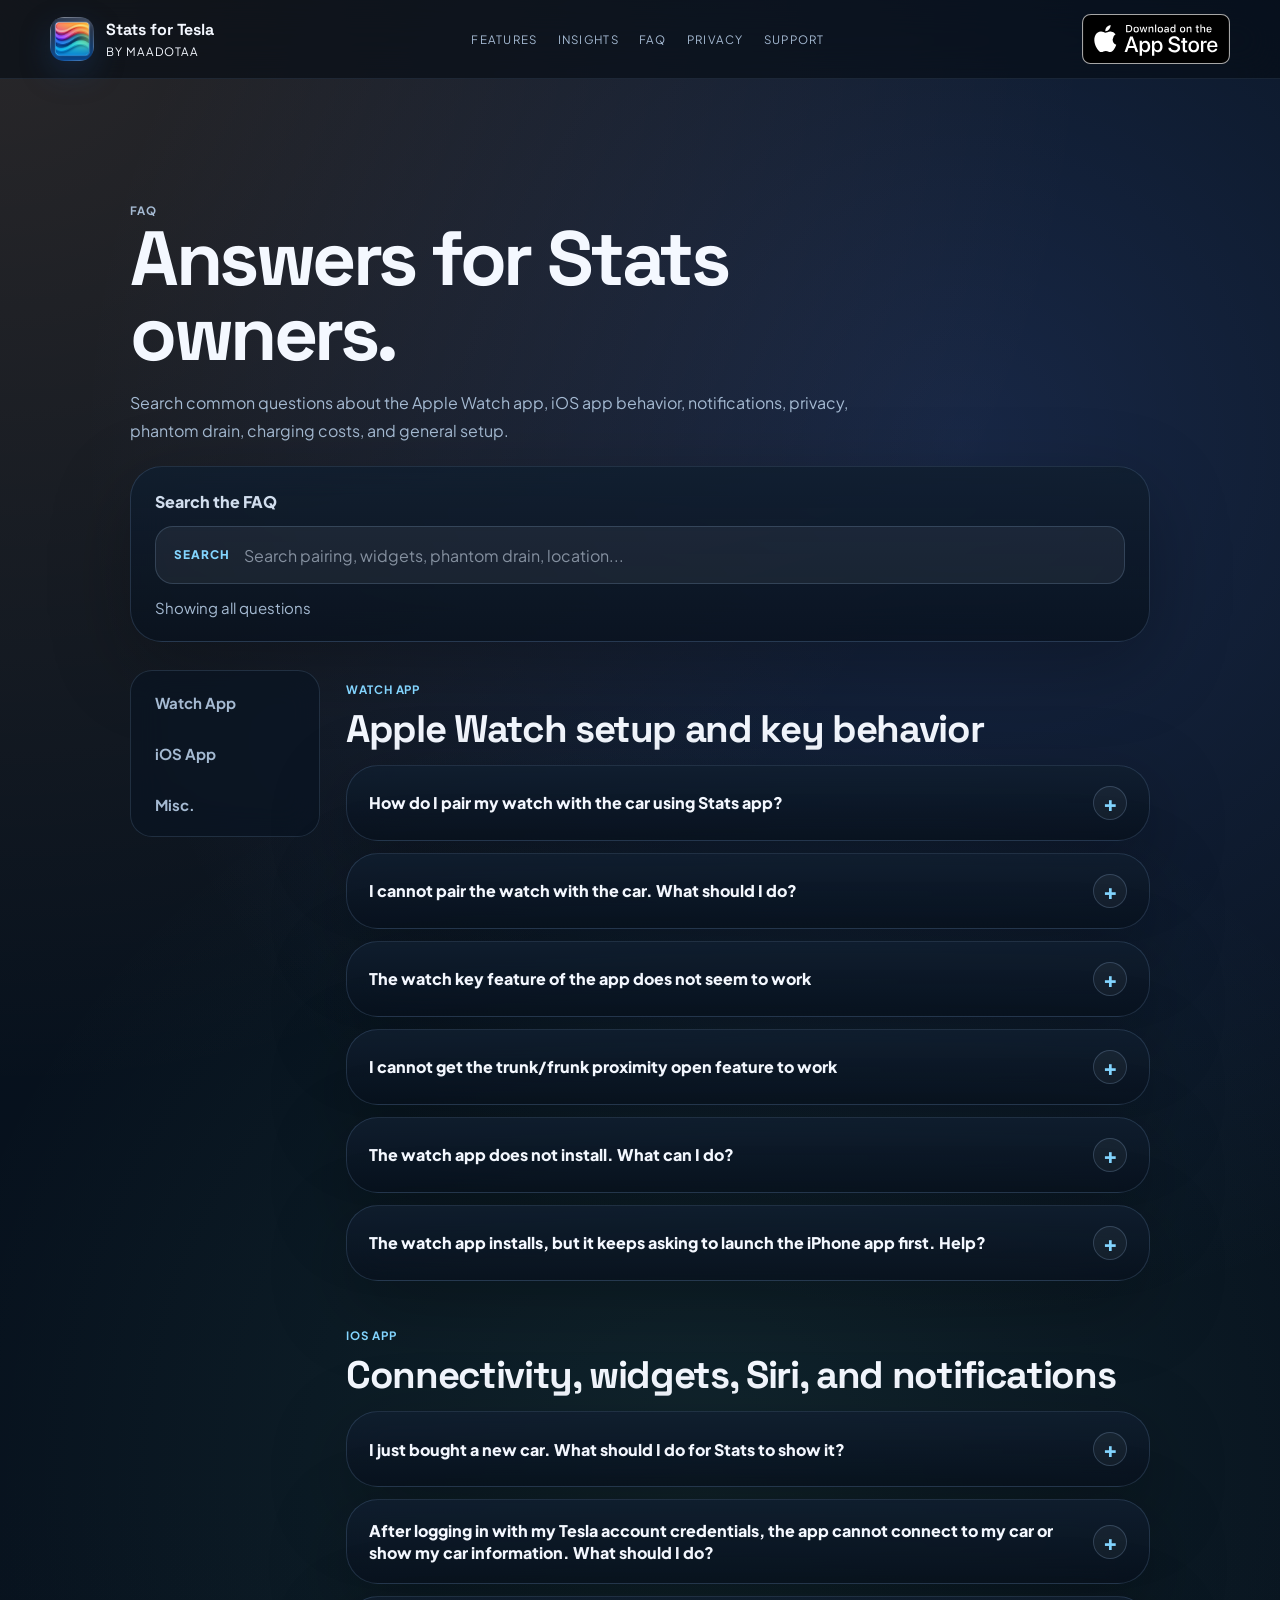
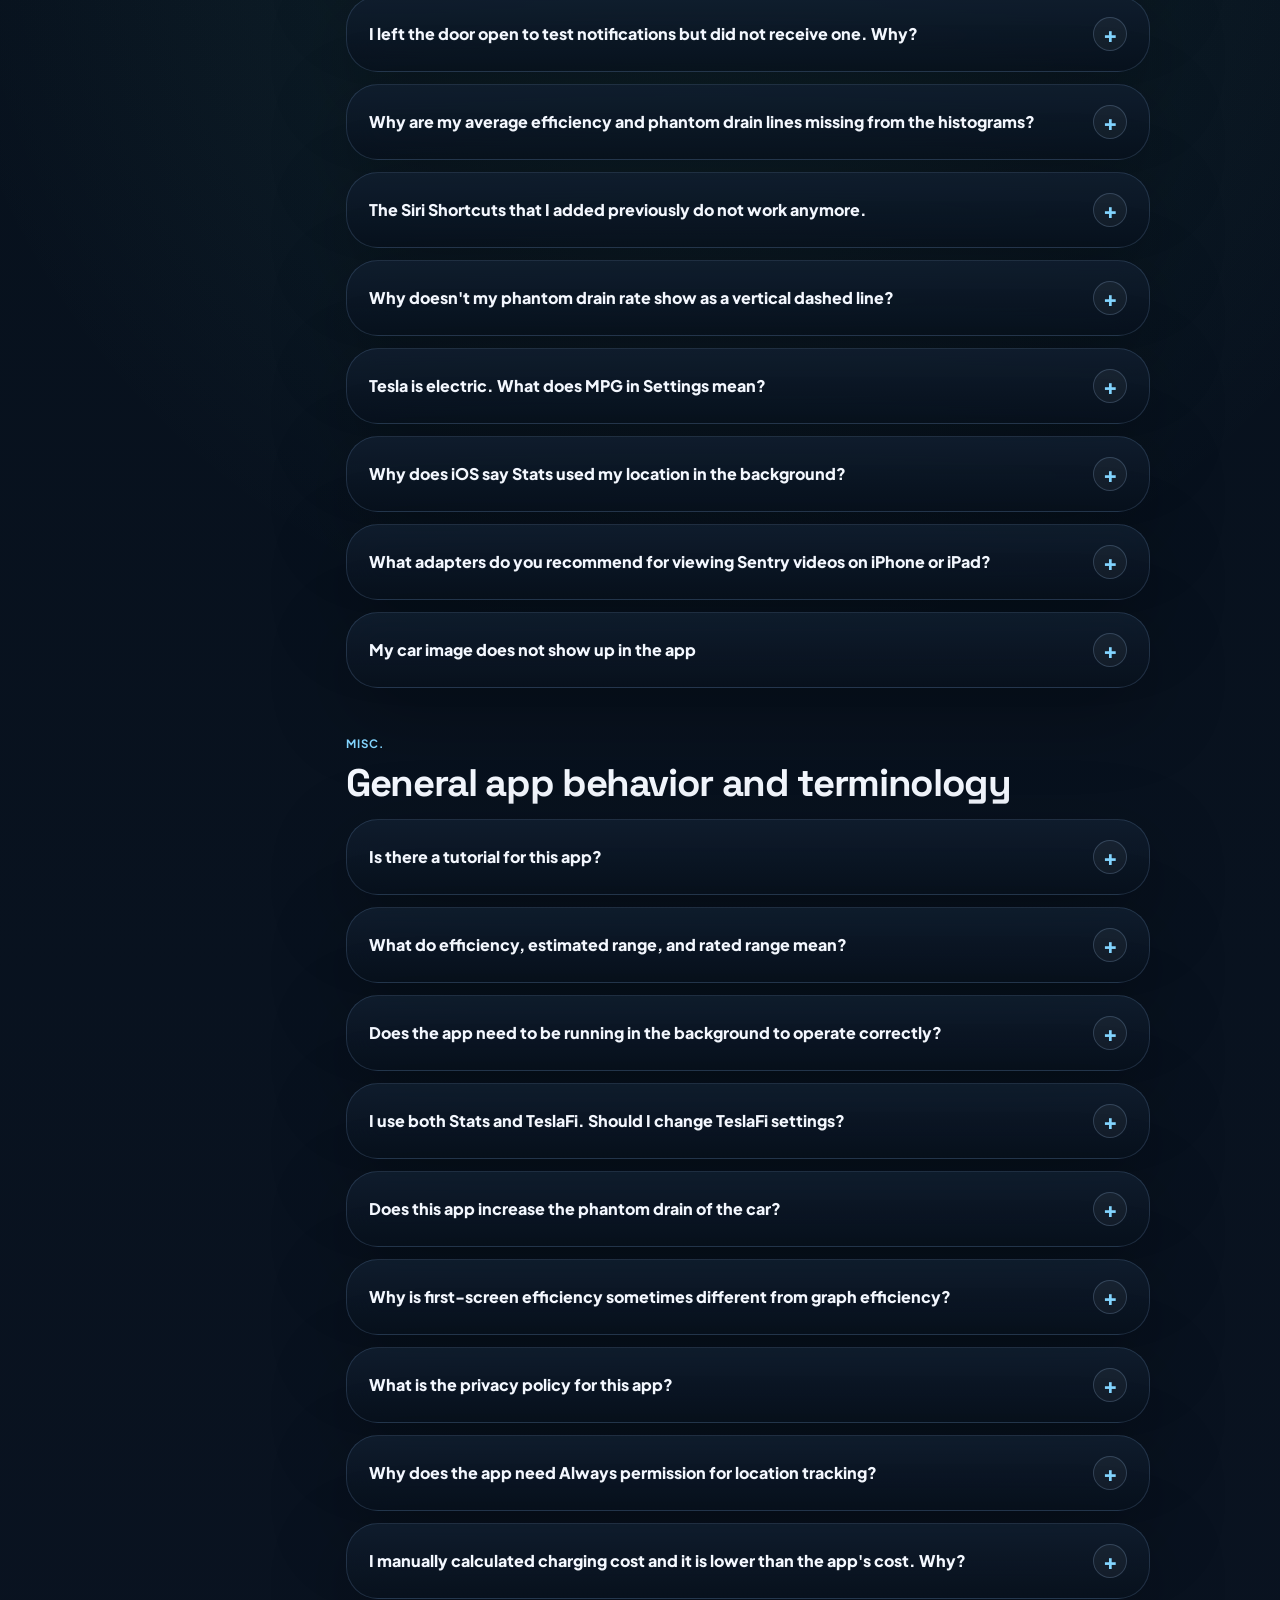
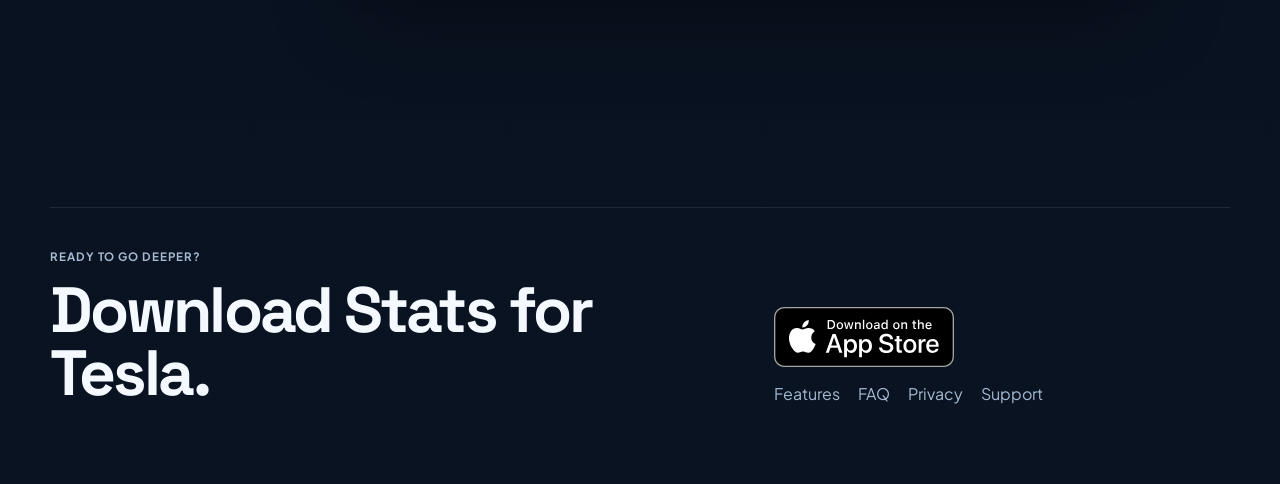
<file: faq/index.html>
<!DOCTYPE html>
<html lang="en">
<head>
  <meta charset="UTF-8">
  <meta name="viewport" content="width=device-width, initial-scale=1.0">
  <title>Stats for Tesla | FAQ</title>
  <meta name="description" content="Search frequently asked questions for Stats for Tesla, including Apple Watch pairing, iOS app behavior, notifications, privacy, phantom drain, and charging calculations.">
  <meta name="theme-color" content="#09111f">
  <meta property="og:title" content="Stats for Tesla FAQ">
  <meta property="og:description" content="Answers to common questions about Stats for Tesla.">
  <meta property="og:type" content="website">
  <meta property="og:image" content="/assets/icons/app-icon-1024.png">
  <meta property="og:url" content="https://www.getstatsapp.com/faq/">
  <link rel="preconnect" href="https://fonts.googleapis.com">
  <link rel="preconnect" href="https://fonts.gstatic.com" crossorigin>
  <link href="https://fonts.googleapis.com/css2?family=Plus+Jakarta+Sans:wght@400;500;600;700;800&family=Space+Grotesk:wght@500;700&display=swap" rel="stylesheet">
  <link rel="icon" href="/favicon.ico?v=20260420" sizes="any">
  <link rel="shortcut icon" href="/favicon.ico?v=20260420" type="image/x-icon">
  <link rel="icon" type="image/png" sizes="32x32" href="/favicon-32x32.png?v=20260420">
  <link rel="apple-touch-icon" href="/apple-touch-icon.png?v=20260420">
  <link rel="manifest" href="/site.webmanifest">
  <link rel="stylesheet" href="/styles.css">
</head>
<body>
  <a class="skip-link" href="#main">Skip to content</a>

  <header class="site-header">
    <div class="container header-inner">
      <a class="brand" href="/" aria-label="Stats for Tesla home">
        <img src="/assets/icons/app-icon-1024.png" alt="Stats for Tesla app icon" width="44" height="44">
        <span>
          <strong>Stats for Tesla</strong>
          <small>by Maadotaa</small>
        </span>
      </a>

      <nav class="site-nav" aria-label="Primary">
        <a href="/#features">Features</a>
        <a href="/#insights">Insights</a>
        <a href="/faq/" aria-current="page">FAQ</a>
        <a href="/privacy/">Privacy</a>
        <a href="/support/">Support</a>
      </nav>

      <a class="header-app-store" href="https://itunes.apple.com/app/id1191100729" target="_blank" rel="noreferrer" aria-label="Download Stats for Tesla on the App Store">
        <img src="/assets/badges/app-store-badge.svg" alt="Download on the App Store" width="148" height="49">
      </a>
    </div>
  </header>

  <main class="subpage-main faq-page" id="main">
    <section class="section section-compact">
      <div class="container narrow">
        <div class="subpage-hero faq-hero reveal">
          <p class="eyebrow">FAQ</p>
          <h1>Answers for Stats owners.</h1>
          <p>Search common questions about the Apple Watch app, iOS app behavior, notifications, privacy, phantom drain, charging costs, and general setup.</p>
        </div>

        <section class="faq-search-card glass-card reveal" aria-label="Search frequently asked questions">
          <label class="faq-search-label" for="faq-search">Search the FAQ</label>
          <div class="faq-search-field">
            <span aria-hidden="true">Search</span>
            <input id="faq-search" type="search" placeholder="Search pairing, widgets, phantom drain, location..." autocomplete="off">
          </div>
          <p class="faq-search-status" data-faq-status aria-live="polite">Showing all questions</p>
        </section>

        <div class="faq-layout">
          <aside class="faq-categories reveal" aria-label="FAQ categories">
            <a href="#watch-app">Watch App</a>
            <a href="#ios-app">iOS App</a>
            <a href="#misc">Misc.</a>
          </aside>

          <div class="faq-sections">
            <section class="faq-section reveal" id="watch-app" data-faq-section>
              <div class="faq-section-heading">
                <p class="eyebrow">Watch App</p>
                <h2>Apple Watch setup and key behavior</h2>
              </div>

              <article class="faq-item glass-card" data-faq-item>
                <button class="faq-question" type="button" aria-expanded="false">
                  <span>How do I pair my watch with the car using Stats app?</span>
                </button>
                <div class="faq-answer">
                  <ol>
                    <li>Launch Stats app on your watch.</li>
                    <li>Select your car on the screen that shows your car image.</li>
                    <li>Tap <strong>WatchKey Settings</strong>.</li>
                    <li>Tap <strong>Pair Watch With Car</strong>.</li>
                    <li>Follow the instructions on your watch. It will ask you to tap the Key Card.</li>
                    <li>Confirm the pairing on the car console.</li>
                  </ol>
                  <p>If pairing is successful, you should see a Bluetooth icon at the top of the control screen on your watch. Once paired, the watch can unlock the car and let you drive it when you pull the door handle.</p>
                  <p>If you see <strong>Bluetooth unsupported</strong> while pairing, restart your watch and tap <strong>Pair Watch With Car</strong> again.</p>
                  <div class="faq-media faq-media-watch" aria-label="Watch pairing screenshots">
                    <figure>
                      <img src="/assets/faq/watch-pair-bluetooth-icon.png" alt="Stats watch control screen showing the Bluetooth icon after successful pairing">
                      <figcaption>Bluetooth icon after pairing</figcaption>
                    </figure>
                    <figure>
                      <img src="/assets/faq/watch-bluetooth-unsupported.png" alt="Apple Watch screen showing Bluetooth unsupported with a Pair Watch With Car button">
                      <figcaption>Bluetooth unsupported prompt</figcaption>
                    </figure>
                  </div>
                </div>
              </article>

              <article class="faq-item glass-card" data-faq-item>
                <button class="faq-question" type="button" aria-expanded="false">
                  <span>I cannot pair the watch with the car. What should I do?</span>
                </button>
                <div class="faq-answer">
                  <p>Tap <strong>Watch Key Settings</strong>. If you see <strong>Bluetooth unsupported</strong>, restart the watch, then tap <strong>Pair Watch With Car</strong> and follow the watch instructions to complete pairing.</p>
                  <div class="faq-media faq-media-watch" aria-label="Watch key pairing troubleshooting screenshots">
                    <figure>
                      <img src="/assets/faq/watch-key-settings.png" alt="Stats watch app screen with the WatchKey Settings button">
                      <figcaption>WatchKey Settings</figcaption>
                    </figure>
                    <figure>
                      <img src="/assets/faq/watch-bluetooth-unsupported.png" alt="Apple Watch screen showing Bluetooth unsupported with a Pair Watch With Car button">
                      <figcaption>Restart if Bluetooth is unsupported</figcaption>
                    </figure>
                  </div>
                </div>
              </article>

              <article class="faq-item glass-card" data-faq-item>
                <button class="faq-question" type="button" aria-expanded="false">
                  <span>The watch key feature of the app does not seem to work</span>
                </button>
                <div class="faq-answer">
                  <p>If you do not see the Bluetooth icon at the top of the watch control screen, try these steps and stop once the icon appears:</p>
                  <ol>
                    <li>Remove the app from the background on your watch, then launch it again. To remove it from the background, double-click the Digital Crown and swipe left on the app.</li>
                    <li>Restart the watch.</li>
                    <li>If the Bluetooth icon still does not appear, unpair the watch from the car and pair it again. Remove the key associated with the watch before attempting to pair again.</li>
                  </ol>
                  <div class="faq-media faq-media-watch" aria-label="Watch key Bluetooth status screenshot">
                    <figure>
                      <img src="/assets/faq/watch-pair-bluetooth-icon.png" alt="Stats watch control screen showing the Bluetooth status icon near the top">
                      <figcaption>Look for the Bluetooth icon</figcaption>
                    </figure>
                  </div>
                </div>
              </article>

              <article class="faq-item glass-card" data-faq-item>
                <button class="faq-question" type="button" aria-expanded="false">
                  <span>I cannot get the trunk/frunk proximity open feature to work</span>
                </button>
                <div class="faq-answer">
                  <p>First, make sure the watch is paired with the car properly. If they are paired, you should see a Bluetooth icon at the top of the watch control screen.</p>
                  <p>If you do not see the Bluetooth icon, restart your watch and try again. If the icon still does not show up, pair the watch again using the instructions in this FAQ.</p>
                  <p>Once you see the Bluetooth icon, add the trunk/frunk proximity complication to your watch face.</p>
                  <p>To test the feature, lock the car and move about 15 to 20 feet away. Tap the complication, then approach the car. The trunk or frunk should open when you get close.</p>
                  <div class="faq-media faq-media-watch" aria-label="Trunk and frunk proximity setup screenshots">
                    <figure>
                      <img src="/assets/faq/watch-pair-bluetooth-icon.png" alt="Stats watch control screen showing the Bluetooth icon">
                      <figcaption>Confirm the watch is connected</figcaption>
                    </figure>
                    <figure>
                      <img src="/assets/faq/watch-proximity-complication.png" alt="Apple Watch face showing the Stats proximity complication circled">
                      <figcaption>Add the proximity complication</figcaption>
                    </figure>
                  </div>
                </div>
              </article>

              <article class="faq-item glass-card" data-faq-item>
                <button class="faq-question" type="button" aria-expanded="false">
                  <span>The watch app does not install. What can I do?</span>
                </button>
                <div class="faq-answer">
                  <p>The watch app requires at least watchOS 9.</p>
                  <p>If you are running watchOS 9 or higher and the Stats watch app does not show up in the list of apps in the Watch app on your iPhone, restart your iPhone and try again.</p>
                </div>
              </article>

              <article class="faq-item glass-card" data-faq-item>
                <button class="faq-question" type="button" aria-expanded="false">
                  <span>The watch app installs, but it keeps asking to launch the iPhone app first. Help?</span>
                </button>
                <div class="faq-answer">
                  <p>Perform these actions in order:</p>
                  <ol>
                    <li>Restart the iPhone.</li>
                    <li>Delete the app from iPhone.</li>
                    <li>Install the app from the App Store.</li>
                    <li>Launch the app on iPhone and wait for it to connect to the car.</li>
                    <li>Wait for the app icon to show up on the watch, then tap it to launch the watch app.</li>
                    <li>If the watch says <strong>Launch the app on iPhone...</strong>, remove the iPhone app from the background and relaunch it.</li>
                    <li>Wait for the watch to connect to the car and show your car name, range, and state of charge.</li>
                    <li>Add complications if desired.</li>
                  </ol>
                </div>
              </article>
            </section>

            <section class="faq-section reveal" id="ios-app" data-faq-section>
              <div class="faq-section-heading">
                <p class="eyebrow">iOS App</p>
                <h2>Connectivity, widgets, Siri, and notifications</h2>
              </div>

              <article class="faq-item glass-card" data-faq-item>
                <button class="faq-question" type="button" aria-expanded="false">
                  <span>I just bought a new car. What should I do for Stats to show it?</span>
                </button>
                <div class="faq-answer">
                  <p>Stats automatically picks up cars linked to your account. If Stats does not show all cars in your account but the Tesla app does, log out from Stats in the Settings tab, then log back in.</p>
                  <p>If you sold your old car, you can remove it from your Tesla account by visiting Tesla's website.</p>
                </div>
              </article>

              <article class="faq-item glass-card" data-faq-item>
                <button class="faq-question" type="button" aria-expanded="false">
                  <span>After logging in with my Tesla account credentials, the app cannot connect to my car or show my car information. What should I do?</span>
                </button>
                <div class="faq-answer">
                  <ul>
                    <li>If you have a legacy car, such as a Model S or Model X before 2021, enable third-party access for your car. On the vehicle touchscreen, go to <strong>Safety</strong> and enable <strong>Allow Third-Party App Data Streaming</strong>. Your data will not update until this is enabled.</li>
                    <li>Also make sure you granted every permission that Stats requires. If even one permission was not granted when Stats showed the permissions list, Tesla may not provide the information the app needs to operate.</li>
                    <li>if you are not sure whether all permissions were granted, open <a href="https://auth.tesla.com/user/revoke/consent?revoke_client_id=5c2ec72432e3-43e2-bbc3-06f816619cf5" target="_blank" rel="noreferrer">Tesla account permissions</a>, log in to your Tesla account, and make sure all boxes are checked. Finally, make sure your car is registered with Stats. If you are not sure whether you have done this before:
                      <ol>
                        <li>Open the Tesla app and select your car if you have more than one Tesla.</li>
                        <li>Go to the Settings tab in Stats.</li>
                        <li>Tap <strong>Register with car</strong>.</li>
                      </ol>
                    </li>
                  </ul>
                </div>
              </article>

              <article class="faq-item glass-card" data-faq-item>
                <button class="faq-question" type="button" aria-expanded="false">
                  <span>I left the door open to test notifications but did not receive one. Why?</span>
                </button>
                <div class="faq-answer">
                  <p>The app checks doors and trunks when you arrive somewhere and periodically after that, roughly every 30 minutes. Notifications are issued only if you are not in the car.</p>
                  <p>For example, if you open a door while the car is parked in your garage, you may not receive a notification immediately. The same applies to unlock notifications.</p>
                  <p>Make sure location permission is set to <strong>Always</strong> for Stats in the Settings app. This allows the app to detect arrival events.</p>
                </div>
              </article>

              <article class="faq-item glass-card" data-faq-item>
                <button class="faq-question" type="button" aria-expanded="false">
                  <span>Why are my average efficiency and phantom drain lines missing from the histograms?</span>
                </button>
                <div class="faq-answer">
                  <p>To compute a meaningful average for efficiency and phantom drain rate, the app needs at least 10 data points. Once enough data has been collected, the vertical lines on the histograms will show up automatically.</p>
                  <p>Also make sure the related setting switch in the app is enabled.</p>
                  <div class="faq-media faq-media-phone" aria-label="Stats app setting screenshot">
                    <figure>
                      <img src="/assets/faq/ios-today-widget-step-2.jpg" alt="Stats app settings screen showing the share data option for histograms enabled">
                      <figcaption>Make sure sharing for histogram data is enabled</figcaption>
                    </figure>
                  </div>
                </div>
              </article>

              <article class="faq-item glass-card" data-faq-item>
                <button class="faq-question" type="button" aria-expanded="false">
                  <span>The Siri Shortcuts that I added previously do not work anymore.</span>
                </button>
                <div class="faq-answer">
                  <p>Delete the Siri Shortcuts associated with Stats and add them again. Use the Shortcuts app to remove existing shortcuts.</p>
                </div>
              </article>

              <article class="faq-item glass-card" data-faq-item>
                <button class="faq-question" type="button" aria-expanded="false">
                  <span>Why doesn't my phantom drain rate show as a vertical dashed line?</span>
                </button>
                <div class="faq-answer">
                  <p>The vertical dashed line representing your average phantom drain rate appears automatically once the app has collected at least 10 phantom-drain data points.</p>
                </div>
              </article>

              <article class="faq-item glass-card" data-faq-item>
                <button class="faq-question" type="button" aria-expanded="false">
                  <span>Tesla is electric. What does MPG in Settings mean?</span>
                </button>
                <div class="faq-answer">
                  <p>The MPG value and price of gas entered in Settings are used only to compute cost savings in the first bar chart on the second tab of the app.</p>
                  <p>For each charging session, Stats estimates the difference between the cost of adding equivalent range to your Tesla and to a gas car with the MPG you specify.</p>
                </div>
              </article>

              <article class="faq-item glass-card" data-faq-item>
                <button class="faq-question" type="button" aria-expanded="false">
                  <span>Why does iOS say Stats used my location in the background?</span>
                </button>
                <div class="faq-answer">
                  <p>Stats uses iOS arrival detection to check door and trunk status shortly after you arrive somewhere. This requires the <strong>Always Allow</strong> location permission.</p>
                  <p>This has virtually no impact on iPhone battery consumption, and your actual location is not stored anywhere: not on a server and not even on your phone.</p>
                </div>
              </article>

              <article class="faq-item glass-card" data-faq-item>
                <button class="faq-question" type="button" aria-expanded="false">
                  <span>What adapters do you recommend for viewing Sentry videos on iPhone or iPad?</span>
                </button>
                <div class="faq-answer">
                  <p>Any USB to Lightning adapter recognized by iOS should work with the app.</p>
                  <p>If your storage device is a large SSD, it may need to be powered. In that case, an Apple Camera Adapter is recommended. You do not need external power if you are using a USB drive, SD card, or the USB drive provided by Tesla.</p>
                  <div class="faq-media" aria-label="Sentry video adapter photo">
                    <figure>
                      <img src="/assets/faq/ios-efficiency-setting.jpeg" alt="USB, Lightning, and Apple camera adapters connected to an iPhone for viewing Sentry videos">
                      <figcaption>Example adapter setup for external storage</figcaption>
                    </figure>
                  </div>
                </div>
              </article>

              <article class="faq-item glass-card" data-faq-item>
                <button class="faq-question" type="button" aria-expanded="false">
                  <span>My car image does not show up in the app</span>
                </button>
                <div class="faq-answer">
                  <p>Go to <a href="https://www.tesla.com/" target="_blank" rel="noreferrer">Tesla.com</a> and log in to your account. Then open <a href="https://www.tesla.com/teslaaccount/oxp-bff-api/user-orders" target="_blank" rel="noreferrer">this Tesla account page</a> and email the text contents to <a href="mailto:apps@maadotaa.com?subject=need%20help%20with%20Stats%20for%20Tesla">apps@maadotaa.com</a>.</p>
                </div>
              </article>
            </section>

            <section class="faq-section reveal" id="misc" data-faq-section>
              <div class="faq-section-heading">
                <p class="eyebrow">Misc.</p>
                <h2>General app behavior and terminology</h2>
              </div>

              <article class="faq-item glass-card" data-faq-item>
                <button class="faq-question" type="button" aria-expanded="false">
                  <span>Is there a tutorial for this app?</span>
                </button>
                <div class="faq-answer">
                  <p>Yes. For an in-depth overview of app features, watch these videos:</p>
                  <ul>
                    <li><a href="https://youtu.be/4RrVQq24ia0" target="_blank" rel="noreferrer">Stats for Tesla overview video</a></li>
                    <li><a href="https://youtu.be/iP-u-Fy6S9k" target="_blank" rel="noreferrer">Additional Stats for Tesla tutorial</a></li>
                  </ul>
                  <p>Short videos about recent features are also available from Maadotaa.</p>
                </div>
              </article>

              <article class="faq-item glass-card" data-faq-item>
                <button class="faq-question" type="button" aria-expanded="false">
                  <span>What do efficiency, estimated range, and rated range mean?</span>
                </button>
                <div class="faq-answer">
                  <p>Rated range is the range Tesla considers typical. Estimated range is computed from your driving habits and temperature, so it is intended to be closer to the actual range you may get.</p>
                  <p>Efficiency is the ratio of estimated range to rated range. It can be greater than 100%, which simply means you drive more conservatively than Tesla's typical assumption.</p>
                </div>
              </article>

              <article class="faq-item glass-card" data-faq-item>
                <button class="faq-question" type="button" aria-expanded="false">
                  <span>Does the app need to be running in the background to operate correctly?</span>
                </button>
                <div class="faq-answer">
                  <p>No. You do not need to launch the app or keep it running in the background. When needed, iOS automatically launches the app in the background for a few seconds, then suspends it.</p>
                  <p><strong>Background App Refresh</strong> must be enabled for the app to collect data.</p>
                </div>
              </article>

              <article class="faq-item glass-card" data-faq-item>
                <button class="faq-question" type="button" aria-expanded="false">
                  <span>I use both Stats and TeslaFi. Should I change TeslaFi settings?</span>
                </button>
                <div class="faq-answer">
                  <p>In TeslaFi settings, set <strong>Idle Time Before Trying to Sleep</strong> to 10 minutes.</p>
                </div>
              </article>

              <article class="faq-item glass-card" data-faq-item>
                <button class="faq-question" type="button" aria-expanded="false">
                  <span>Does this app increase the phantom drain of the car?</span>
                </button>
                <div class="faq-answer">
                  <p>No. One of the main goals of Stats is to avoid affecting the car's range. The app was designed and tested so phantom drain remains unchanged with Stats installed.</p>
                  <p>iOS bundles background requests from apps to save iPhone battery. This can also bundle requests from the Tesla app and Stats so the car is not woken more than necessary.</p>
                  <p>The phantom-drain histogram in the app also shows that Stats users experience a low phantom drain rate.</p>
                </div>
              </article>

              <article class="faq-item glass-card" data-faq-item>
                <button class="faq-question" type="button" aria-expanded="false">
                  <span>Why is first-screen efficiency sometimes different from graph efficiency?</span>
                </button>
                <div class="faq-answer">
                  <p>The efficiency shown on the first screen is measured over about 10 miles. The efficiency values shown in the graph with orange dots are measured over 50, 200, or 500 miles.</p>
                </div>
              </article>

              <article class="faq-item glass-card" data-faq-item>
                <button class="faq-question" type="button" aria-expanded="false">
                  <span>What is the privacy policy for this app?</span>
                </button>
                <div class="faq-answer">
                  <p>You can read the privacy policy at <a href="/privacy/">getstatsapp.com/privacy</a>.</p>
                </div>
              </article>

              <article class="faq-item glass-card" data-faq-item>
                <button class="faq-question" type="button" aria-expanded="false">
                  <span>Why does the app need Always permission for location tracking?</span>
                </button>
                <div class="faq-answer">
                  <p>The <strong>Always</strong> permission lets Stats detect when you arrive at a location so it can check door and trunk status and send a notification if a door, trunk, or frunk is left open.</p>
                  <p>The <strong>Always</strong> permission does not mean the app constantly tracks your location.</p>
                </div>
              </article>

              <article class="faq-item glass-card" data-faq-item>
                <button class="faq-question" type="button" aria-expanded="false">
                  <span>I manually calculated charging cost and it is lower than the app's cost. Why?</span>
                </button>
                <div class="faq-answer">
                  <p>The app takes charger efficiency into account, around 85%. To add X kWh of energy to the car, you need to pull X divided by charger efficiency from the wall.</p>
                </div>
              </article>
            </section>
          </div>
        </div>

        <section class="faq-empty glass-card" data-faq-empty hidden>
          <h2>No matching questions</h2>
          <p>Try a broader search, or contact support and include the feature, screen, and Tesla model involved.</p>
          <a class="primary-button" href="mailto:apps@maadotaa.com?subject=need%20help%20with%20Stats%20for%20Tesla">Email Support</a>
        </section>
      </div>
    </section>
  </main>

  <footer class="site-footer">
    <div class="container footer-grid">
      <div>
        <p class="eyebrow">Ready to go deeper?</p>
        <h2>Download Stats for Tesla.</h2>
      </div>
      <div class="footer-actions">
        <a class="badge-link" href="https://itunes.apple.com/app/id1191100729" target="_blank" rel="noreferrer" aria-label="Download Stats for Tesla on the App Store">
          <img src="/assets/badges/app-store-badge.svg" alt="Download on the App Store" width="180" height="60">
        </a>
        <nav class="footer-links" aria-label="Footer">
          <a href="/#features">Features</a>
          <a href="/faq/">FAQ</a>
          <a href="/privacy/">Privacy</a>
          <a href="/support/">Support</a>
        </nav>
      </div>
    </div>
  </footer>

  <script src="/script.js"></script>
</body>
</html>
</file>
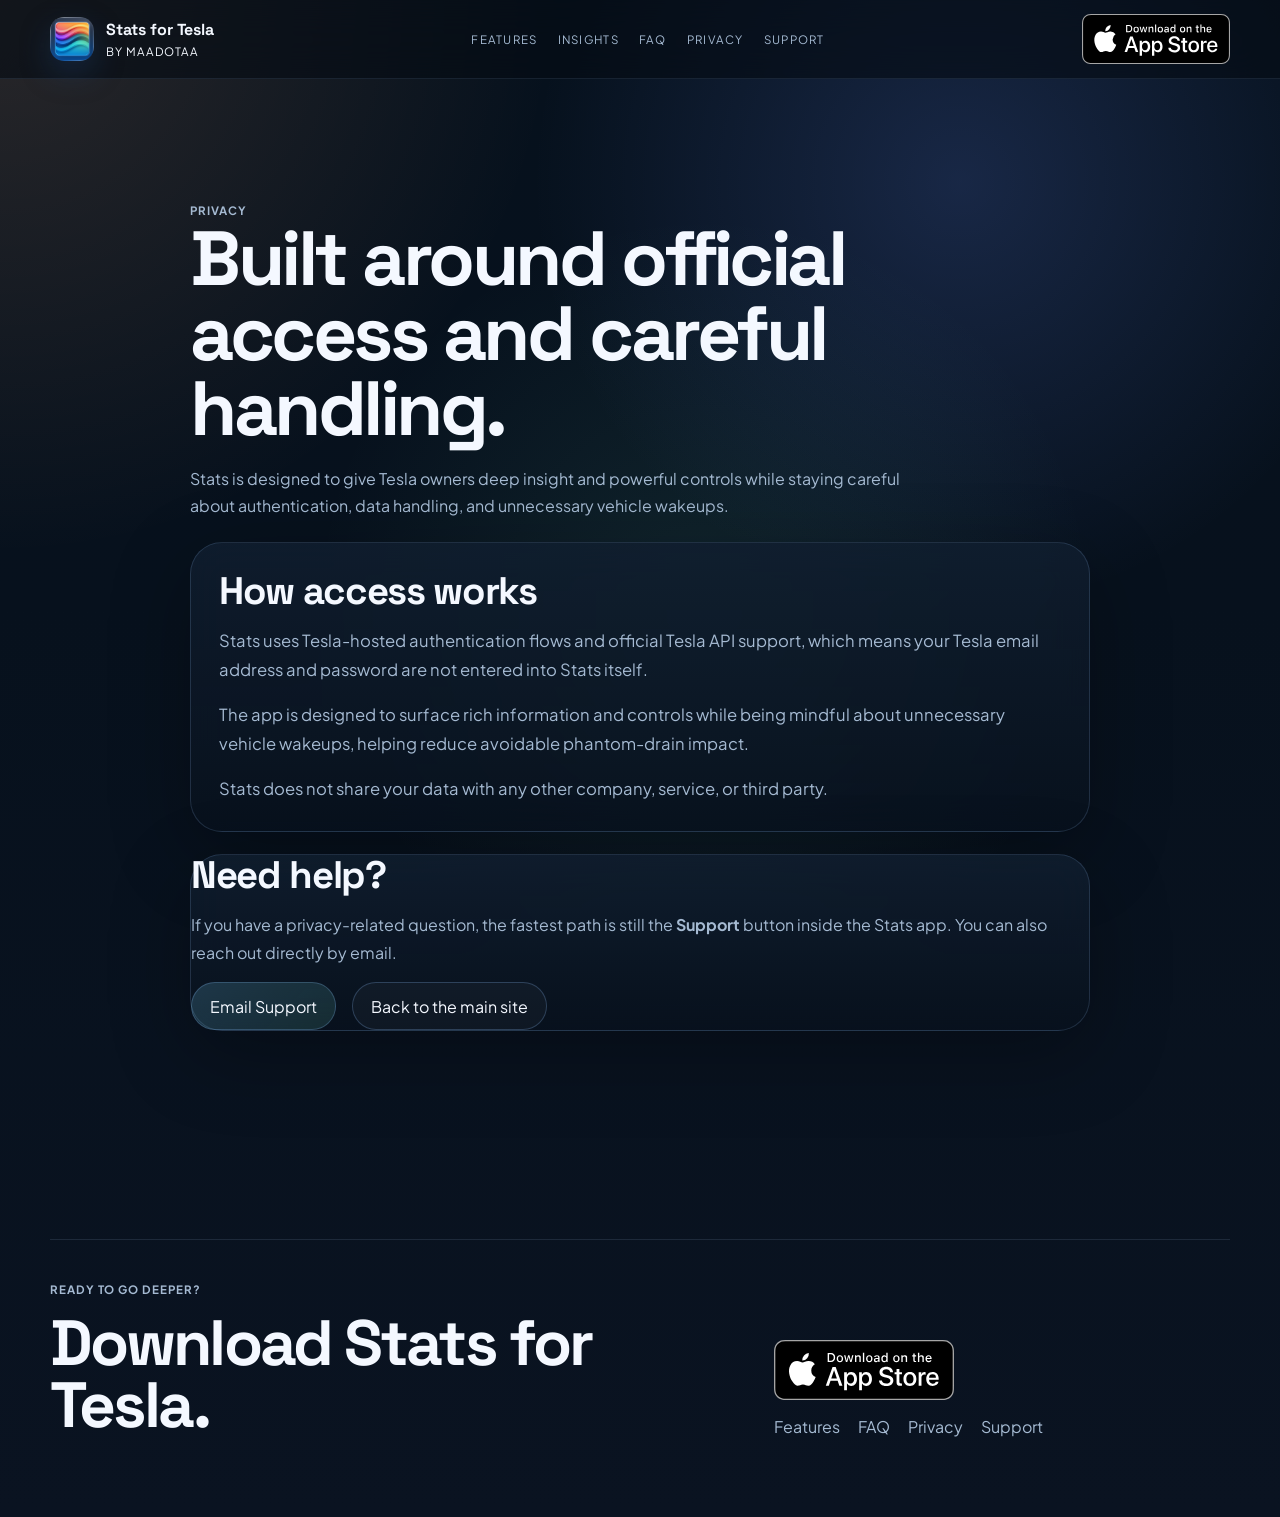
<file: privacy/index.html>
<!DOCTYPE html>
<html lang="en">
<head>
  <meta charset="UTF-8">
  <meta name="viewport" content="width=device-width, initial-scale=1.0">
  <title>Stats for Tesla | Privacy</title>
  <meta name="description" content="Privacy information for Stats for Tesla, including Tesla-hosted authentication, official Tesla API support, and data handling principles.">
  <meta name="theme-color" content="#09111f">
  <meta property="og:title" content="Stats for Tesla Privacy">
  <meta property="og:description" content="Privacy information for Stats for Tesla.">
  <meta property="og:type" content="website">
  <meta property="og:image" content="/assets/icons/app-icon-1024.png">
  <meta property="og:url" content="https://www.getstatsapp.com/privacy/">
  <link rel="preconnect" href="https://fonts.googleapis.com">
  <link rel="preconnect" href="https://fonts.gstatic.com" crossorigin>
  <link href="https://fonts.googleapis.com/css2?family=Plus+Jakarta+Sans:wght@400;500;600;700;800&family=Space+Grotesk:wght@500;700&display=swap" rel="stylesheet">
  <link rel="icon" href="/favicon.ico?v=20260420" sizes="any">
  <link rel="shortcut icon" href="/favicon.ico?v=20260420" type="image/x-icon">
  <link rel="icon" type="image/png" sizes="32x32" href="/favicon-32x32.png?v=20260420">
  <link rel="apple-touch-icon" href="/apple-touch-icon.png?v=20260420">
  <link rel="manifest" href="/site.webmanifest">
  <link rel="stylesheet" href="/styles.css">
</head>
<body>
  <a class="skip-link" href="#main">Skip to content</a>

  <header class="site-header">
    <div class="container header-inner">
      <a class="brand" href="/" aria-label="Stats for Tesla home">
        <img src="/assets/icons/app-icon-1024.png" alt="Stats for Tesla app icon" width="44" height="44">
        <span>
          <strong>Stats for Tesla</strong>
          <small>by Maadotaa</small>
        </span>
      </a>

      <nav class="site-nav" aria-label="Primary">
        <a href="/#features">Features</a>
        <a href="/#insights">Insights</a>
        <a href="/faq/">FAQ</a>
        <a href="/privacy/" aria-current="page">Privacy</a>
        <a href="/support/">Support</a>
      </nav>

      <a class="header-app-store" href="https://itunes.apple.com/app/id1191100729" target="_blank" rel="noreferrer" aria-label="Download Stats for Tesla on the App Store">
        <img src="/assets/badges/app-store-badge.svg" alt="Download on the App Store" width="148" height="49">
      </a>
    </div>
  </header>

  <main class="subpage-main" id="main">
    <section class="section section-compact">
      <div class="container narrow">
        <div class="subpage-hero reveal">
          <p class="eyebrow">Privacy</p>
          <h1>Built around official access and careful handling.</h1>
          <p>Stats is designed to give Tesla owners deep insight and powerful controls while staying careful about authentication, data handling, and unnecessary vehicle wakeups.</p>
        </div>

        <div class="subpage-grid">
          <section class="subpage-card privacy-card reveal glass-card">
            <h2>How access works</h2>
            <p>Stats uses Tesla-hosted authentication flows and official Tesla API support, which means your Tesla email address and password are not entered into Stats itself.</p>
            <p>The app is designed to surface rich information and controls while being mindful about unnecessary vehicle wakeups, helping reduce avoidable phantom-drain impact.</p>
            <p>Stats does not share your data with any other company, service, or third party.</p>
          </section>

          <section class="subpage-card reveal glass-card">
            <h2>Need help?</h2>
            <p>If you have a privacy-related question, the fastest path is still the <strong>Support</strong> button inside the Stats app. You can also reach out directly by email.</p>
            <div class="support-actions">
              <a class="primary-button" href="mailto:apps@maadotaa.com?subject=Need%20Help%20with%20Stats%20app">Email Support</a>
              <a class="secondary-action" href="/">Back to the main site</a>
            </div>
          </section>
        </div>
      </div>
    </section>
  </main>

  <footer class="site-footer">
    <div class="container footer-grid">
      <div>
        <p class="eyebrow">Ready to go deeper?</p>
        <h2>Download Stats for Tesla.</h2>
      </div>
      <div class="footer-actions">
        <a class="badge-link" href="https://itunes.apple.com/app/id1191100729" target="_blank" rel="noreferrer" aria-label="Download Stats for Tesla on the App Store">
          <img src="/assets/badges/app-store-badge.svg" alt="Download on the App Store" width="180" height="60">
        </a>
        <nav class="footer-links" aria-label="Footer">
          <a href="/#features">Features</a>
          <a href="/faq/">FAQ</a>
          <a href="/privacy/">Privacy</a>
          <a href="/support/">Support</a>
        </nav>
      </div>
    </div>
  </footer>

  <script src="/script.js"></script>
</body>
</html>
</file>
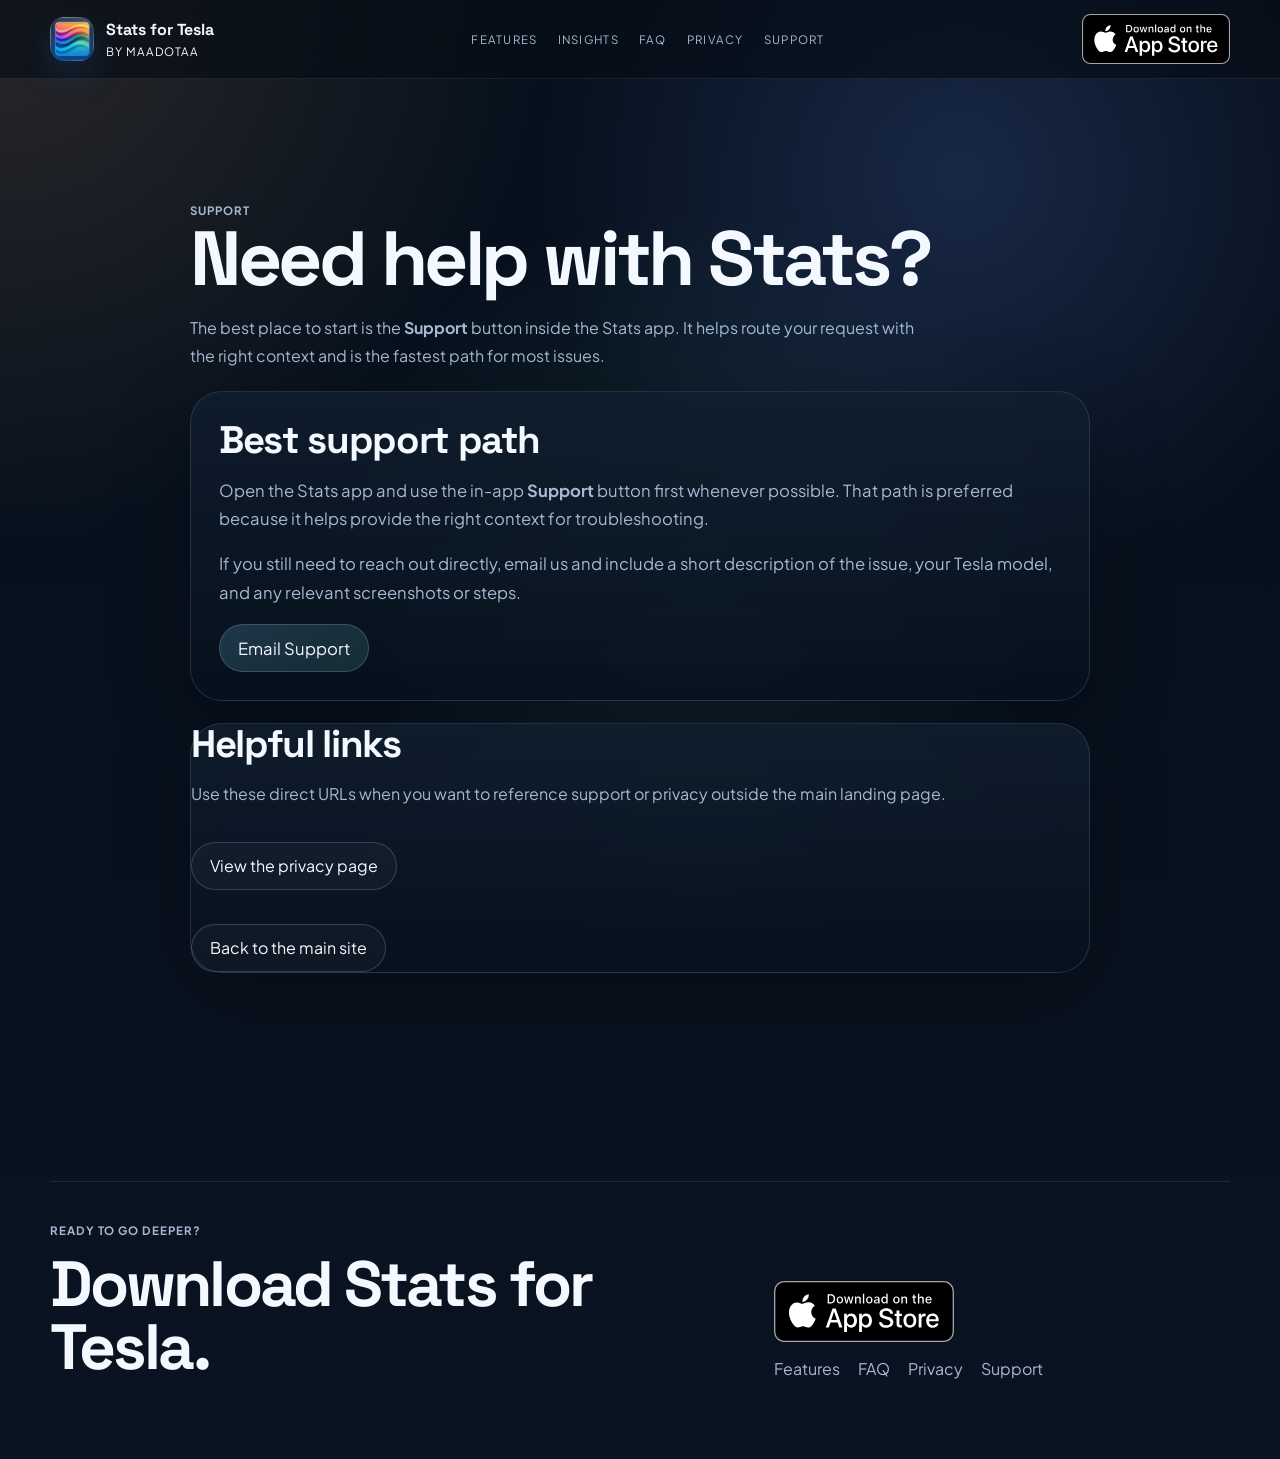
<file: support/index.html>
<!DOCTYPE html>
<html lang="en">
<head>
  <meta charset="UTF-8">
  <meta name="viewport" content="width=device-width, initial-scale=1.0">
  <title>Stats for Tesla | Support</title>
  <meta name="description" content="Support information for Stats for Tesla, including the in-app support path and direct email support.">
  <meta name="theme-color" content="#09111f">
  <meta property="og:title" content="Stats for Tesla Support">
  <meta property="og:description" content="Get help with Stats for Tesla.">
  <meta property="og:type" content="website">
  <meta property="og:image" content="/assets/icons/app-icon-1024.png">
  <meta property="og:url" content="https://www.getstatsapp.com/support/">
  <link rel="preconnect" href="https://fonts.googleapis.com">
  <link rel="preconnect" href="https://fonts.gstatic.com" crossorigin>
  <link href="https://fonts.googleapis.com/css2?family=Plus+Jakarta+Sans:wght@400;500;600;700;800&family=Space+Grotesk:wght@500;700&display=swap" rel="stylesheet">
  <link rel="icon" href="/favicon.ico?v=20260420" sizes="any">
  <link rel="shortcut icon" href="/favicon.ico?v=20260420" type="image/x-icon">
  <link rel="icon" type="image/png" sizes="32x32" href="/favicon-32x32.png?v=20260420">
  <link rel="apple-touch-icon" href="/apple-touch-icon.png?v=20260420">
  <link rel="manifest" href="/site.webmanifest">
  <link rel="stylesheet" href="/styles.css">
</head>
<body>
  <a class="skip-link" href="#main">Skip to content</a>

  <header class="site-header">
    <div class="container header-inner">
      <a class="brand" href="/" aria-label="Stats for Tesla home">
        <img src="/assets/icons/app-icon-1024.png" alt="Stats for Tesla app icon" width="44" height="44">
        <span>
          <strong>Stats for Tesla</strong>
          <small>by Maadotaa</small>
        </span>
      </a>

      <nav class="site-nav" aria-label="Primary">
        <a href="/#features">Features</a>
        <a href="/#insights">Insights</a>
        <a href="/faq/">FAQ</a>
        <a href="/privacy/">Privacy</a>
        <a href="/support/" aria-current="page">Support</a>
      </nav>

      <a class="header-app-store" href="https://itunes.apple.com/app/id1191100729" target="_blank" rel="noreferrer" aria-label="Download Stats for Tesla on the App Store">
        <img src="/assets/badges/app-store-badge.svg" alt="Download on the App Store" width="148" height="49">
      </a>
    </div>
  </header>

  <main class="subpage-main" id="main">
    <section class="section section-compact">
      <div class="container narrow">
        <div class="subpage-hero reveal">
          <p class="eyebrow">Support</p>
          <h1>Need help with Stats?</h1>
          <p>The best place to start is the <strong>Support</strong> button inside the Stats app. It helps route your request with the right context and is the fastest path for most issues.</p>
        </div>

        <div class="subpage-grid">
          <section class="subpage-card support-card reveal glass-card">
            <h2>Best support path</h2>
            <p>Open the Stats app and use the in-app <strong>Support</strong> button first whenever possible. That path is preferred because it helps provide the right context for troubleshooting.</p>
            <p>If you still need to reach out directly, email us and include a short description of the issue, your Tesla model, and any relevant screenshots or steps.</p>
            <div class="support-actions">
              <a class="primary-button" href="mailto:apps@maadotaa.com?subject=Need%20Help%20with%20Stats%20app">Email Support</a>
            </div>
          </section>

          <section class="subpage-card reveal glass-card">
            <h2>Helpful links</h2>
            <p>Use these direct URLs when you want to reference support or privacy outside the main landing page.</p>
            <p><a class="secondary-action subpage-back" href="/privacy/">View the privacy page</a></p>
            <p><a class="secondary-action subpage-back" href="/">Back to the main site</a></p>
          </section>
        </div>
      </div>
    </section>
  </main>

  <footer class="site-footer">
    <div class="container footer-grid">
      <div>
        <p class="eyebrow">Ready to go deeper?</p>
        <h2>Download Stats for Tesla.</h2>
      </div>
      <div class="footer-actions">
        <a class="badge-link" href="https://itunes.apple.com/app/id1191100729" target="_blank" rel="noreferrer" aria-label="Download Stats for Tesla on the App Store">
          <img src="/assets/badges/app-store-badge.svg" alt="Download on the App Store" width="180" height="60">
        </a>
        <nav class="footer-links" aria-label="Footer">
          <a href="/#features">Features</a>
          <a href="/faq/">FAQ</a>
          <a href="/privacy/">Privacy</a>
          <a href="/support/">Support</a>
        </nav>
      </div>
    </div>
  </footer>

  <script src="/script.js"></script>
</body>
</html>
</file>
<file: styles.css>
:root {
  --bg: #07111d;
  --bg-soft: #0d1827;
  --panel: rgba(14, 26, 40, 0.76);
  --panel-strong: rgba(10, 20, 33, 0.9);
  --panel-border: rgba(154, 199, 255, 0.16);
  --text: #f4f8ff;
  --muted: #a5bad2;
  --muted-strong: #d2deee;
  --accent: #83d5ff;
  --accent-2: #79f0d0;
  --accent-3: #ffad76;
  --accent-4: #6a8dff;
  --shadow: 0 24px 80px rgba(0, 0, 0, 0.28);
  --radius-xl: 32px;
  --radius-lg: 24px;
  --radius-md: 18px;
  --container: min(1180px, calc(100vw - 40px));
}

*,
*::before,
*::after {
  box-sizing: border-box;
}

html {
  scroll-behavior: smooth;
}

body {
  margin: 0;
  min-width: 320px;
  font-family: "Plus Jakarta Sans", sans-serif;
  color: var(--text);
  background:
    radial-gradient(circle at top left, rgba(255, 175, 118, 0.14), transparent 28%),
    radial-gradient(circle at 75% 12%, rgba(105, 141, 255, 0.18), transparent 26%),
    radial-gradient(circle at 55% 40%, rgba(117, 240, 208, 0.09), transparent 34%),
    linear-gradient(180deg, #06111d 0%, #07111d 40%, #0a1321 100%);
}

img {
  max-width: 100%;
  display: block;
}

img[data-zoomable="true"] {
  cursor: zoom-in;
}

a {
  color: inherit;
  text-decoration: none;
}

button,
a {
  -webkit-tap-highlight-color: transparent;
}

.skip-link {
  position: absolute;
  left: 16px;
  top: -48px;
  z-index: 100;
  padding: 10px 14px;
  border-radius: 12px;
  background: #fff;
  color: #08111d;
}

.skip-link:focus {
  top: 16px;
}

.container {
  width: var(--container);
  margin: 0 auto;
}

.narrow {
  width: min(900px, calc(100vw - 40px));
}

.site-header {
  position: sticky;
  top: 0;
  z-index: 20;
  backdrop-filter: blur(18px);
  background: rgba(5, 12, 20, 0.62);
  border-bottom: 1px solid rgba(140, 179, 221, 0.12);
}

.header-inner {
  display: flex;
  align-items: center;
  justify-content: space-between;
  gap: 24px;
  min-height: 78px;
}

.brand {
  display: inline-flex;
  align-items: center;
  gap: 12px;
}

.brand img {
  border-radius: 14px;
  box-shadow: 0 12px 30px rgba(28, 70, 120, 0.35);
}

.brand span {
  display: grid;
  gap: 4px;
}

.brand strong {
  font-family: "Space Grotesk", sans-serif;
  font-size: 1rem;
}

.brand small,
.site-nav,
.download-chip,
.eyebrow,
.feature-kicker,
.stat-label {
  letter-spacing: 0.08em;
  text-transform: uppercase;
}

.brand small,
.site-nav a,
.download-chip,
.eyebrow,
.feature-kicker,
.stat-label {
  font-size: 0.72rem;
}

.site-nav {
  display: flex;
  align-items: center;
  gap: 20px;
  color: var(--muted);
}

.site-nav a:hover,
.site-nav a:focus-visible,
.footer-links a:hover,
.footer-links a:focus-visible {
  color: #fff;
}

.download-chip,
.secondary-action,
.primary-button {
  display: inline-flex;
  align-items: center;
  justify-content: center;
  min-height: 48px;
  padding: 0 18px;
  border-radius: 999px;
  transition: transform 180ms ease, background-color 180ms ease, border-color 180ms ease, box-shadow 180ms ease;
}

.header-app-store {
  display: inline-flex;
  align-items: center;
  justify-content: center;
  transition: transform 180ms ease, opacity 180ms ease;
}

.header-app-store img {
  display: block;
  width: 148px;
  height: auto;
}

.download-chip {
  color: #09111f;
  background: linear-gradient(135deg, var(--accent) 0%, var(--accent-2) 100%);
  box-shadow: 0 12px 30px rgba(105, 230, 255, 0.24);
}

.secondary-action,
.primary-button {
  border: 1px solid rgba(137, 190, 255, 0.24);
  color: var(--text);
  background: rgba(255, 255, 255, 0.03);
}

.primary-button {
  background: linear-gradient(135deg, rgba(123, 215, 255, 0.18), rgba(121, 240, 208, 0.12));
}

.download-chip:hover,
.download-chip:focus-visible,
.header-app-store:hover,
.header-app-store:focus-visible,
.secondary-action:hover,
.secondary-action:focus-visible,
.primary-button:hover,
.primary-button:focus-visible,
.badge-link:hover,
.badge-link:focus-visible {
  transform: translateY(-2px);
}

.section {
  position: relative;
  padding: 92px 0;
}

.section-compact {
  padding: 64px 0;
}

.section-dark {
  background:
    linear-gradient(180deg, rgba(7, 18, 30, 0.45), rgba(8, 17, 29, 0.86)),
    radial-gradient(circle at 10% 20%, rgba(105, 141, 255, 0.08), transparent 28%);
}

.hero {
  overflow: clip;
  padding-top: 34px;
  padding-bottom: 78px;
}

.hero-backdrop {
  position: absolute;
  inset: -8% 0 auto;
  height: 760px;
  background:
    radial-gradient(circle at 12% 22%, rgba(255, 173, 118, 0.22), transparent 22%),
    radial-gradient(circle at 75% 20%, rgba(122, 240, 208, 0.16), transparent 22%),
    radial-gradient(circle at 65% 10%, rgba(107, 141, 255, 0.23), transparent 18%);
  pointer-events: none;
}

.hero-grid {
  position: relative;
  display: grid;
  grid-template-columns: 1.05fr 0.95fr;
  gap: 56px;
  align-items: start;
}

.hero-copy {
  padding-top: 6px;
}

.hero-copy h1,
.section-heading h2,
.site-footer h2 {
  margin: 0;
  font-family: "Space Grotesk", sans-serif;
  line-height: 0.98;
  letter-spacing: -0.045em;
}

.hero-copy h1 {
  max-width: 10ch;
  font-size: clamp(3.2rem, 8vw, 6.4rem);
}

.hero-text,
.section-heading p,
.intro-copy p,
.privacy-card p,
.support-card p,
.hero-stat-card p,
.feature-card p,
.insight-card p,
.pillar p,
.spotlight p,
.site-footer p {
  color: var(--muted);
  line-height: 1.72;
}

.hero-text {
  max-width: 62ch;
  margin: 24px 0 0;
  font-size: 1.05rem;
}

.hero-actions {
  display: flex;
  align-items: center;
  gap: 16px;
  margin-top: 28px;
  flex-wrap: wrap;
}

.badge-link img {
  width: 180px;
  height: auto;
}

.trust-points {
  display: grid;
  grid-template-columns: repeat(2, minmax(0, 1fr));
  gap: 14px 16px;
  margin: 28px 0 0;
  padding: 0;
  list-style: none;
}

.trust-points li,
.feature-card li {
  position: relative;
  padding-left: 18px;
  color: var(--muted-strong);
}

.trust-points li::before,
.feature-card li::before {
  content: "";
  position: absolute;
  left: 0;
  top: 0.72em;
  width: 8px;
  height: 8px;
  border-radius: 999px;
  background: linear-gradient(135deg, var(--accent), var(--accent-2));
  box-shadow: 0 0 18px rgba(131, 213, 255, 0.5);
}

.hero-device-stack {
  position: relative;
  min-height: 620px;
}

.hero-device {
  position: absolute;
  overflow: hidden;
  border-radius: 42px;
  border: 1px solid rgba(186, 219, 255, 0.18);
  box-shadow: var(--shadow);
  background: linear-gradient(180deg, rgba(19, 31, 46, 0.94), rgba(9, 18, 29, 0.94));
}

.hero-device img {
  width: 100%;
  height: 100%;
  object-fit: cover;
}

.hero-video-shell {
  position: absolute;
  top: 18px;
  left: 22px;
  right: 22px;
  bottom: 0;
  overflow: hidden;
  border-radius: 42px;
  border: 1px solid rgba(186, 219, 255, 0.18);
  box-shadow: var(--shadow);
  display: flex;
  align-items: center;
  justify-content: center;
  background:
    radial-gradient(circle at top, rgba(124, 215, 255, 0.08), transparent 28%),
    linear-gradient(180deg, rgba(19, 31, 46, 0.96), rgba(9, 18, 29, 0.96));
}

.hero-video {
  width: 100%;
  height: 100%;
  object-fit: contain;
  object-position: center center;
  background: #09111f;
}

.hero-device-main {
  top: 20px;
  right: 36px;
  width: min(290px, 48vw);
}

.hero-device-secondary {
  left: 0;
  bottom: 96px;
  width: min(260px, 44vw);
}

.hero-stat-card {
  position: relative;
  margin-top: 22px;
  margin-left: auto;
  width: min(360px, 100%);
  z-index: 1;
}

.hero-support-card {
  margin-top: 42px;
}

.hero-support-card h3 {
  margin: 0 0 10px;
  font-family: "Space Grotesk", sans-serif;
  font-size: 1.5rem;
  line-height: 1.08;
  letter-spacing: -0.03em;
}

.subpage-main {
  padding: 40px 0 96px;
}

.subpage-hero {
  margin-bottom: 22px;
}

.subpage-hero h1 {
  margin: 0;
  font-family: "Space Grotesk", sans-serif;
  font-size: clamp(2.8rem, 6vw, 4.8rem);
  line-height: 0.98;
  letter-spacing: -0.045em;
}

.subpage-hero p {
  max-width: 62ch;
  margin: 18px 0 0;
  color: var(--muted);
  line-height: 1.72;
}

.subpage-grid {
  display: grid;
  gap: 22px;
}

.subpage-card h2 {
  margin: 0 0 14px;
  font-family: "Space Grotesk", sans-serif;
  font-size: clamp(1.8rem, 3vw, 2.6rem);
  line-height: 1.04;
  letter-spacing: -0.035em;
}

.subpage-card p {
  color: var(--muted);
  line-height: 1.72;
}

.subpage-card p:last-child {
  margin-bottom: 0;
}

.subpage-back {
  margin-top: 18px;
}

.faq-page .narrow {
  width: min(1020px, calc(100vw - 40px));
}

.faq-hero {
  max-width: 860px;
}

.faq-search-card {
  display: grid;
  gap: 14px;
  padding: 24px;
  margin-bottom: 28px;
}

.faq-search-label {
  color: var(--muted-strong);
  font-weight: 800;
}

.faq-search-field {
  display: grid;
  grid-template-columns: auto 1fr;
  gap: 12px;
  align-items: center;
  min-height: 58px;
  padding: 0 18px;
  border: 1px solid rgba(170, 209, 255, 0.18);
  border-radius: 18px;
  background: rgba(255, 255, 255, 0.055);
}

.faq-search-field span {
  color: var(--accent);
  font-size: 0.74rem;
  font-weight: 800;
  letter-spacing: 0.08em;
  line-height: 1;
  text-transform: uppercase;
}

.faq-search-field input {
  width: 100%;
  min-width: 0;
  border: 0;
  outline: 0;
  background: transparent;
  color: var(--text);
  font: inherit;
}

.faq-search-field input::placeholder {
  color: rgba(210, 222, 238, 0.58);
}

.faq-search-status {
  margin: 0;
  color: var(--muted);
  font-size: 0.94rem;
}

.faq-layout {
  display: grid;
  grid-template-columns: 190px minmax(0, 1fr);
  gap: 26px;
  align-items: start;
}

.faq-categories {
  position: sticky;
  top: 104px;
  display: grid;
  gap: 8px;
  padding: 10px;
  border: 1px solid rgba(170, 209, 255, 0.14);
  border-radius: 22px;
  background: rgba(9, 20, 34, 0.62);
  backdrop-filter: blur(16px);
}

.faq-categories a {
  padding: 12px 14px;
  border-radius: 14px;
  color: var(--muted);
  font-size: 0.94rem;
  font-weight: 700;
}

.faq-categories a:hover,
.faq-categories a:focus-visible {
  color: var(--text);
  background: rgba(255, 255, 255, 0.06);
}

.faq-sections {
  display: grid;
  gap: 36px;
}

.faq-section {
  scroll-margin-top: 110px;
}

.faq-section-heading {
  margin-bottom: 16px;
}

.faq-section-heading h2,
.faq-empty h2 {
  margin: 0;
  font-family: "Space Grotesk", sans-serif;
  font-size: clamp(1.7rem, 3vw, 2.5rem);
  line-height: 1.04;
  letter-spacing: -0.035em;
}

.faq-item {
  overflow: hidden;
  border-radius: 22px;
}

.faq-item + .faq-item {
  margin-top: 12px;
}

.faq-question {
  display: grid;
  grid-template-columns: 1fr auto;
  gap: 18px;
  align-items: center;
  width: 100%;
  min-height: 68px;
  padding: 20px 22px;
  border: 0;
  background: transparent;
  color: var(--text);
  font: inherit;
  font-weight: 800;
  line-height: 1.34;
  text-align: left;
  cursor: pointer;
}

.faq-question::after {
  content: "+";
  display: grid;
  place-items: center;
  width: 34px;
  height: 34px;
  border: 1px solid rgba(170, 209, 255, 0.2);
  border-radius: 999px;
  color: var(--accent);
  background: rgba(255, 255, 255, 0.045);
  font-size: 1.35rem;
  line-height: 1;
}

.faq-item.is-open .faq-question::after {
  content: "-";
}

.faq-answer {
  display: none;
  padding: 0 22px 24px;
  color: var(--muted);
  line-height: 1.72;
}

.faq-item.is-open .faq-answer,
.faq-item.is-filter-open .faq-answer {
  display: block;
}

.faq-answer p {
  margin: 0 0 14px;
}

.faq-answer p:last-child {
  margin-bottom: 0;
}

.faq-answer ol,
.faq-answer ul {
  display: grid;
  gap: 10px;
  margin: 0 0 16px;
  padding-left: 1.2rem;
}

.faq-answer li {
  padding-left: 4px;
}

.faq-answer strong,
.faq-answer a {
  color: var(--muted-strong);
}

.faq-answer a {
  text-decoration: underline;
  text-decoration-color: rgba(131, 213, 255, 0.55);
  text-underline-offset: 4px;
}

.faq-media {
  display: grid;
  grid-template-columns: repeat(auto-fit, minmax(180px, 1fr));
  gap: 16px;
  margin-top: 18px;
}

.faq-media-watch {
  grid-template-columns: repeat(auto-fit, minmax(170px, 230px));
}

.faq-media-phone {
  grid-template-columns: repeat(auto-fit, minmax(150px, 1fr));
}

.faq-media figure {
  display: grid;
  gap: 10px;
  align-content: start;
  margin: 0;
  padding: 12px;
  border: 1px solid rgba(170, 209, 255, 0.14);
  border-radius: 18px;
  background: rgba(255, 255, 255, 0.045);
}

.faq-media img {
  width: 100%;
  max-height: 420px;
  object-fit: contain;
  border-radius: 14px;
  background: rgba(2, 8, 14, 0.34);
}

.faq-media figcaption {
  color: var(--muted-strong);
  font-size: 0.83rem;
  font-weight: 700;
  line-height: 1.45;
}

.faq-item[hidden],
.faq-section[hidden],
.faq-empty[hidden] {
  display: none;
}

.faq-empty {
  padding: 28px;
  margin-top: 24px;
}

.faq-empty p {
  color: var(--muted);
  line-height: 1.72;
}

.hero-card-media {
  overflow: hidden;
  margin: -6px -6px 18px;
  border-radius: 24px;
  border: 1px solid rgba(186, 219, 255, 0.14);
  background: linear-gradient(180deg, rgba(12, 24, 37, 0.98), rgba(8, 17, 29, 0.98));
}

.hero-card-video {
  display: block;
  width: 100%;
  aspect-ratio: 1 / 1;
  object-fit: contain;
  background: #09111f;
}

.orb {
  position: absolute;
  border-radius: 999px;
  filter: blur(16px);
  opacity: 0.86;
}

.orb-a {
  top: 52px;
  left: 34px;
  width: 150px;
  height: 150px;
  background: rgba(255, 174, 115, 0.26);
}

.orb-b {
  right: 18px;
  bottom: 180px;
  width: 170px;
  height: 170px;
  background: rgba(111, 202, 255, 0.16);
}

.glass-card {
  background: linear-gradient(180deg, rgba(16, 30, 47, 0.86), rgba(8, 17, 29, 0.8));
  border: 1px solid var(--panel-border);
  border-radius: var(--radius-xl);
  box-shadow: var(--shadow);
  backdrop-filter: blur(18px);
}

.hero-stat-card,
.intro-band,
.privacy-card,
.support-card,
.reviews-card,
.insight-band,
.feature-card,
.insight-card,
.pillar,
.spotlight {
  padding: 28px;
}

.stat-label,
.eyebrow,
.feature-kicker {
  display: inline-block;
  color: var(--accent);
  font-weight: 700;
  margin-bottom: 12px;
}

.hero-stat-card strong,
.section-heading h2,
.feature-card h3,
.insight-card h3,
.pillar h3,
.spotlight h3,
.insight-band h3,
.site-footer h2 {
  font-family: "Space Grotesk", sans-serif;
}

.hero-stat-card strong,
.feature-card h3,
.insight-band h3,
.pillar h3,
.spotlight h3,
.insight-card h3 {
  display: block;
  margin-bottom: 10px;
  font-size: 1.5rem;
  line-height: 1.08;
  letter-spacing: -0.03em;
}

.section-heading {
  max-width: 760px;
  margin-bottom: 28px;
}

.section-heading h2,
.site-footer h2 {
  font-size: clamp(2.3rem, 5vw, 4.4rem);
}

.section-heading p {
  margin-top: 16px;
  max-width: 56ch;
}

.intro-band {
  display: grid;
  grid-template-columns: 0.95fr 1.05fr;
  gap: 32px;
  align-items: start;
}

.intro-band h2 {
  margin: 0;
  font-family: "Space Grotesk", sans-serif;
  font-size: clamp(2rem, 4vw, 3.4rem);
  line-height: 1.02;
  letter-spacing: -0.04em;
}

.intro-copy {
  display: grid;
  gap: 12px;
}

.feature-grid,
.insight-grid,
.pillars,
.spotlight-grid {
  display: grid;
  gap: 22px;
}

.feature-grid {
  grid-template-columns: repeat(12, minmax(0, 1fr));
  grid-auto-flow: dense;
  align-items: start;
}

.feature-card {
  grid-column: span 4;
  display: flex;
  flex-direction: column;
  gap: 18px;
  min-height: 100%;
}

.feature-card-large {
  grid-column: span 8;
  display: grid;
  grid-template-columns: 1.02fr 0.98fr;
  gap: 24px;
}

.feature-card-full {
  grid-column: span 12;
  grid-template-columns: minmax(0, 0.95fr) minmax(280px, 0.72fr);
}

.feature-card-full .feature-image {
  justify-self: center;
}

.sentry-viewer-card {
  background:
    radial-gradient(circle at 14% 16%, rgba(255, 173, 118, 0.18), transparent 30%),
    radial-gradient(circle at 86% 24%, rgba(121, 240, 208, 0.13), transparent 28%),
    linear-gradient(180deg, rgba(16, 30, 47, 0.92), rgba(8, 17, 29, 0.82));
  grid-template-columns: minmax(0, 0.82fr) minmax(360px, 1.18fr);
}

.sentry-feature-media {
  display: grid;
  grid-template-columns: repeat(6, minmax(0, 1fr));
  gap: 14px;
  align-self: stretch;
  align-items: stretch;
}

.sentry-shot {
  width: 100%;
  min-width: 0;
  border: 1px solid rgba(180, 213, 250, 0.16);
  border-radius: 22px;
  background: rgba(255, 255, 255, 0.035);
  object-fit: cover;
  box-shadow: 0 18px 44px rgba(0, 0, 0, 0.2);
}

.sentry-shot-wide {
  grid-column: 1 / -1;
  aspect-ratio: 16 / 7.35;
  object-position: center;
}

.sentry-shot-phone {
  grid-column: span 3;
  justify-self: center;
  aspect-ratio: 9 / 14;
  max-height: 430px;
  object-position: top center;
}

.ai-widget-card {
  background:
    radial-gradient(circle at 18% 18%, rgba(121, 240, 208, 0.13), transparent 30%),
    radial-gradient(circle at 82% 12%, rgba(131, 213, 255, 0.14), transparent 28%),
    linear-gradient(180deg, rgba(16, 30, 47, 0.9), rgba(8, 17, 29, 0.82));
}

.weather-card-showcase {
  background:
    radial-gradient(circle at 16% 14%, rgba(121, 240, 208, 0.12), transparent 30%),
    radial-gradient(circle at 84% 8%, rgba(131, 213, 255, 0.15), transparent 28%),
    linear-gradient(180deg, rgba(16, 30, 47, 0.9), rgba(8, 17, 29, 0.82));
  /* The screenshot is wide, so stack it full-width under the copy instead of
     centering it in a narrow column next to it. */
  grid-template-columns: 1fr;
}

.weather-showcase-image {
  width: 100%;
  aspect-ratio: 16 / 9.2;
  object-fit: cover;
  object-position: center;
  border-radius: 22px;
  border: 1px solid rgba(180, 213, 250, 0.15);
  background: rgba(255, 255, 255, 0.03);
  box-shadow: 0 18px 44px rgba(0, 0, 0, 0.2);
}

.rain-closure-card {
  background:
    radial-gradient(circle at 24% 8%, rgba(131, 213, 255, 0.14), transparent 30%),
    radial-gradient(circle at 84% 24%, rgba(121, 240, 208, 0.1), transparent 28%),
    linear-gradient(180deg, rgba(16, 30, 47, 0.9), rgba(8, 17, 29, 0.82));
  /* Match the weather showcase card's height so the first row stays flush. */
  align-self: stretch;
}

.rain-closure-image {
  flex: 1 1 auto;
  min-height: 200px;
  margin-top: 0;
  aspect-ratio: auto;
  object-fit: cover;
  object-position: center;
  padding: 0;
}

.ai-widget-showcase {
  align-self: stretch;
  display: grid;
  grid-template-columns: minmax(0, 1.03fr) minmax(0, 0.97fr);
  gap: 16px;
  align-items: center;
}

.ai-widget-media {
  display: grid;
  gap: 10px;
  margin: 0;
  padding: 12px;
  border: 1px solid rgba(180, 213, 250, 0.15);
  border-radius: 24px;
  background:
    radial-gradient(circle at 50% 0%, rgba(131, 213, 255, 0.08), transparent 42%),
    rgba(255, 255, 255, 0.035);
}

.ai-widget-media img {
  width: 100%;
  aspect-ratio: 1 / 1;
  object-fit: contain;
}

.ai-widget-media figcaption {
  color: var(--muted-strong);
  font-size: 0.82rem;
  font-weight: 800;
  text-align: center;
}

.ai-widget-media-control {
  transform: translateY(30px);
}

.dual-media {
  display: grid;
  grid-template-columns: repeat(2, minmax(0, 1fr));
  gap: 16px;
}

.dual-media-vertical {
  grid-template-columns: 1fr;
  align-content: start;
}

.dual-media img,
.feature-image,
.insight-card img,
.spotlight img,
.band-media img {
  width: 100%;
  border-radius: 22px;
  border: 1px solid rgba(180, 213, 250, 0.15);
  background: rgba(255, 255, 255, 0.03);
}

.feature-image {
  margin-top: auto;
  aspect-ratio: 4 / 3;
  object-fit: contain;
  object-position: center;
  padding: 12px;
  background:
    radial-gradient(circle at top, rgba(131, 213, 255, 0.06), transparent 34%),
    rgba(255, 255, 255, 0.02);
}

.siri-command-showcase {
  display: grid;
  gap: 18px;
  width: 100%;
  margin-top: auto;
  padding: 22px;
  border: 1px solid rgba(180, 213, 250, 0.16);
  border-radius: 22px;
  background:
    linear-gradient(145deg, rgba(30, 50, 72, 0.92), rgba(8, 18, 31, 0.96));
  box-shadow:
    inset 0 1px 0 rgba(255, 255, 255, 0.06),
    0 18px 42px rgba(0, 0, 0, 0.22);
}

.siri-command-heading {
  display: flex;
  align-items: center;
  gap: 12px;
  color: var(--text);
  font-family: "Space Grotesk", sans-serif;
  font-size: 1.05rem;
  font-weight: 700;
}

.siri-command-heading .siri-command-icon {
  width: 64px !important;
  height: 64px !important;
  max-width: 64px !important;
  max-height: 64px !important;
  flex: 0 0 64px;
  padding: 0 !important;
  border-radius: 14px;
  object-fit: contain;
  box-shadow: 0 8px 22px rgba(0, 0, 0, 0.28);
}

.siri-command-grid {
  display: grid;
  grid-template-columns: repeat(2, minmax(0, 1fr));
  gap: 10px;
}

.siri-command-grid p {
  display: flex;
  flex-direction: column;
  align-items: center;
  justify-content: center;
  min-height: 72px;
  margin: 0;
  padding: 14px;
  border: 1px solid rgba(135, 229, 210, 0.14);
  border-radius: 14px;
  color: var(--muted-strong);
  background: rgba(255, 255, 255, 0.045);
  font-size: 0.9rem;
  line-height: 1.45;
}

.siri-command-grid .siri-command-complex {
  grid-column: 1 / -1;
  align-items: flex-start;
  min-height: 88px;
  border-color: rgba(131, 213, 255, 0.24);
  background: rgba(131, 213, 255, 0.07);
}

.siri-command-complex strong {
  display: block;
  margin-bottom: 6px;
  color: var(--accent);
  font-size: 0.72rem;
  letter-spacing: 0;
  text-transform: uppercase;
}

.siri-command-example {
  display: block;
  margin-top: 8px;
  color: var(--text);
  font-weight: 600;
}

.feature-image-contain {
  object-fit: contain;
  background:
    radial-gradient(circle at top, rgba(131, 213, 255, 0.06), transparent 34%),
    rgba(255, 255, 255, 0.02);
}

.feature-image-tall {
  aspect-ratio: 3 / 4;
  max-height: 620px;
}

.feature-media-stack {
  display: grid;
  gap: 16px;
  margin-top: auto;
}

.feature-video-embed {
  overflow: hidden;
  border-radius: 22px;
  border: 1px solid rgba(180, 213, 250, 0.15);
  background:
    radial-gradient(circle at top, rgba(131, 213, 255, 0.06), transparent 34%),
    rgba(255, 255, 255, 0.02);
  aspect-ratio: 16 / 9;
}

.feature-video-embed iframe {
  display: block;
  width: 100%;
  height: 100%;
  border: 0;
}

body.lightbox-open {
  overflow: hidden;
}

.image-lightbox {
  position: fixed;
  inset: 0;
  z-index: 80;
  display: grid;
  grid-template-rows: 1fr auto;
  padding: 0;
  background: rgba(2, 7, 13, 0.94);
  backdrop-filter: blur(20px);
  opacity: 0;
  visibility: hidden;
  pointer-events: none;
  transition: opacity 180ms ease, visibility 180ms ease;
}

.image-lightbox.is-open {
  opacity: 1;
  visibility: visible;
  pointer-events: auto;
}

.image-lightbox__dialog {
  position: relative;
  width: 100vw;
  height: 100vh;
  display: grid;
  grid-template-rows: 1fr auto;
  gap: 0;
  justify-items: stretch;
}

.image-lightbox__frame {
  width: 100%;
  height: 100%;
  overflow: hidden;
  display: grid;
  place-items: center;
  padding: 24px;
}

.image-lightbox__image {
  width: auto;
  max-width: 100%;
  max-height: 100%;
  object-fit: contain;
  border-radius: 0;
}

.image-lightbox__caption {
  max-width: min(1100px, calc(100vw - 48px));
  margin: 0 auto;
  padding: 0 24px 24px;
  color: var(--muted-strong);
  text-align: center;
  line-height: 1.6;
}

.image-lightbox__close {
  position: absolute;
  top: max(16px, env(safe-area-inset-top));
  right: max(16px, env(safe-area-inset-right));
  min-width: 52px;
  min-height: 52px;
  border: 1px solid rgba(186, 219, 255, 0.24);
  border-radius: 999px;
  background: rgba(7, 17, 29, 0.82);
  color: var(--text);
  font: inherit;
  cursor: pointer;
  z-index: 1;
}

.image-lightbox__close:hover,
.image-lightbox__close:focus-visible {
  transform: translateY(-1px);
}

.feature-card ul {
  display: grid;
  gap: 10px;
  padding: 0;
  margin: 18px 0 0;
  list-style: none;
}

.watch-collage {
  display: grid;
  grid-template-columns: repeat(2, minmax(0, 1fr));
  gap: 14px;
  align-items: start;
}

.watch-collage img {
  width: 100%;
  border-radius: 18px;
}

.insight-grid {
  grid-template-columns: repeat(2, minmax(0, 1fr));
}

.insight-card {
  display: grid;
  grid-template-columns: 220px 1fr;
  gap: 22px;
  align-items: center;
}

.insight-band {
  display: grid;
  grid-template-columns: 1.1fr 0.9fr;
  gap: 28px;
  align-items: center;
  margin-top: 22px;
}

.band-media {
  display: grid;
  grid-template-columns: repeat(2, minmax(0, 1fr));
  gap: 16px;
}

.pillars {
  grid-template-columns: repeat(3, minmax(0, 1fr));
}

.spotlight-grid {
  margin-top: 22px;
  grid-template-columns: repeat(2, minmax(0, 1fr));
}

.spotlight {
  display: grid;
  grid-template-columns: minmax(0, 260px) 1fr;
  gap: 22px;
  align-items: center;
}

.spotlight-media {
  display: grid;
  gap: 14px;
}

.spotlight-media img {
  width: 100%;
  border-radius: 20px;
}

.reviews-card {
  display: grid;
  grid-template-columns: minmax(0, 320px) 1fr;
  gap: 28px;
  align-items: center;
}

.reviews-card img {
  border-radius: 24px;
}

.reviews-quotes {
  display: grid;
  gap: 16px;
}

blockquote {
  margin: 0;
  padding: 22px 24px;
  border-radius: 22px;
  border: 1px solid rgba(180, 213, 250, 0.13);
  background: rgba(255, 255, 255, 0.03);
  color: var(--muted-strong);
  font-size: 1.05rem;
  line-height: 1.7;
}

.reviews-hero {
  display: grid;
  grid-template-columns: 1.05fr minmax(260px, 360px);
  gap: 28px;
  align-items: center;
  padding: 30px;
  margin-bottom: 22px;
  overflow: hidden;
}

.reviews-hero img {
  width: 100%;
  border-radius: 24px;
  background: rgba(255, 255, 255, 0.85);
}

.reviews-hero-copy {
  display: grid;
  gap: 14px;
  align-content: start;
  min-width: 0;
}

.reviews-hero-copy .feature-kicker {
  margin: 0;
}

.reviews-hero-copy h3 {
  margin: 0 0 12px;
  font-size: clamp(1.8rem, 3vw, 2.6rem);
  line-height: 1.04;
  letter-spacing: -0.035em;
}

.reviews-hero-copy p {
  margin: 0;
}

.reviews-hero-copy p:last-child {
  margin-bottom: 0;
}

.reviews-marquee {
  position: relative;
  overflow: hidden;
  mask-image: linear-gradient(90deg, transparent, #000 8%, #000 92%, transparent);
  -webkit-mask-image: linear-gradient(90deg, transparent, #000 8%, #000 92%, transparent);
}

.reviews-track {
  display: flex;
  gap: 18px;
  width: max-content;
  animation: marqueeReviews 88s linear infinite;
}

.reviews-marquee:hover .reviews-track,
.reviews-marquee:focus-within .reviews-track {
  animation-play-state: paused;
}

.review-tile {
  flex: 0 0 auto;
  width: min(420px, 78vw);
  padding: 12px;
  border-radius: 26px;
}

.review-tile img {
  width: 100%;
  border-radius: 18px;
}

@keyframes marqueeReviews {
  from {
    transform: translateX(0);
  }
  to {
    transform: translateX(calc(-50% - 9px));
  }
}

.privacy-card,
.support-card {
  font-size: 1.04rem;
}

.support-actions,
.footer-actions {
  display: flex;
  gap: 16px;
  align-items: center;
  flex-wrap: wrap;
}

.site-footer {
  padding: 48px 0 80px;
}

.footer-grid {
  display: flex;
  align-items: end;
  justify-content: space-between;
  gap: 28px;
  padding-top: 28px;
  border-top: 1px solid rgba(172, 203, 240, 0.12);
}

.footer-links {
  display: flex;
  flex-wrap: wrap;
  gap: 18px;
  color: var(--muted);
}

.reveal {
  opacity: 0;
  transform: translateY(28px);
  transition: opacity 700ms cubic-bezier(0.22, 1, 0.36, 1), transform 700ms cubic-bezier(0.22, 1, 0.36, 1);
}

.reveal.is-visible {
  opacity: 1;
  transform: translateY(0);
}

.float-slow {
  animation: bobSlow 7.5s ease-in-out infinite;
}

.float-fast {
  animation: bobFast 5.2s ease-in-out infinite;
}

@keyframes bobSlow {
  0%, 100% {
    transform: translate3d(0, 0, 0);
  }
  50% {
    transform: translate3d(0, -12px, 0);
  }
}

@keyframes bobFast {
  0%, 100% {
    transform: translate3d(0, 0, 0);
  }
  50% {
    transform: translate3d(0, -16px, 0);
  }
}

@media (max-width: 1100px) {
  .hero-grid,
  .intro-band,
  .insight-band,
  .reviews-card,
  .reviews-hero,
  .footer-grid,
  .spotlight {
    grid-template-columns: 1fr;
  }

  .feature-card,
  .feature-card-large,
  .feature-card-full {
    grid-column: span 12;
  }

  .feature-card-large,
  .feature-card-full {
    grid-template-columns: 1fr;
  }

  .sentry-viewer-card {
    grid-template-columns: 1fr;
  }

  .ai-widget-showcase {
    grid-template-columns: repeat(2, minmax(0, 1fr));
  }

  .pillars,
  .spotlight-grid,
  .insight-grid {
    grid-template-columns: 1fr;
  }

  .insight-card {
    grid-template-columns: 1fr;
  }

  .hero-device-stack {
    min-height: 560px;
  }

  .hero-video-shell {
    left: 0;
    right: 0;
  }

  .faq-layout {
    grid-template-columns: 1fr;
  }

  .faq-categories {
    position: static;
    grid-template-columns: repeat(3, minmax(0, 1fr));
  }

  .faq-categories a {
    text-align: center;
  }
}

@media (max-width: 800px) {
  .site-nav {
    display: none;
  }

  .header-inner {
    gap: 14px;
  }

  .brand {
    min-width: 0;
  }

  .brand span {
    gap: 2px;
  }

  .section {
    padding: 80px 0;
  }

  .section-compact {
    padding: 56px 0;
  }

  .header-inner {
    min-height: 70px;
  }

  .hero-grid {
    gap: 26px;
  }

  .hero {
    padding-top: 24px;
    padding-bottom: 64px;
  }

  .subpage-main {
    padding-top: 28px;
    padding-bottom: 80px;
  }

  .hero-copy h1 {
    max-width: none;
  }

  .hero-actions {
    display: grid;
    grid-template-columns: minmax(0, 220px) minmax(0, 1fr);
    width: 100%;
  }

  .secondary-action {
    min-height: 56px;
  }

  .trust-points,
  .dual-media,
  .band-media {
    grid-template-columns: 1fr;
  }

  .hero-device-stack {
    min-height: 500px;
  }

  .hero-stat-card {
    position: relative;
    width: 100%;
    margin-top: 28px;
  }

  .hero-card-video {
    aspect-ratio: 16 / 11;
  }

  .feature-card {
    gap: 16px;
  }

  .feature-image {
    aspect-ratio: 16 / 10;
  }

  .sentry-feature-media {
    grid-template-columns: 1fr 1fr;
  }

  .sentry-shot-phone {
    max-height: 360px;
  }

  .insight-card {
    gap: 18px;
  }

  .watch-collage {
    grid-template-columns: repeat(2, minmax(0, 1fr));
  }

  .faq-search-card {
    padding: 20px;
  }
}

@media (max-width: 560px) {
  .container,
  .narrow {
    width: min(100vw - 28px, 100%);
  }

  .faq-page .narrow {
    width: min(100vw - 28px, 100%);
  }

  .header-app-store img {
    width: 118px;
  }

  .brand strong {
    font-size: 0.9rem;
  }

  .brand small {
    display: none;
  }

  .hero-copy h1 {
    max-width: 9ch;
    font-size: 2.55rem;
  }

  .trust-points li {
    overflow-wrap: anywhere;
  }

  .subpage-hero h1 {
    font-size: 2.35rem;
  }

  .hero-text {
    font-size: 0.98rem;
    line-height: 1.68;
  }

  .section-heading h2,
  .site-footer h2,
  .intro-band h2 {
    font-size: 2rem;
  }

  .hero-device-stack {
    min-height: 360px;
  }

  .hero-video-shell {
    top: 10px;
    border-radius: 30px;
  }

  .hero-actions {
    grid-template-columns: 1fr;
    gap: 12px;
  }

  .badge-link img {
    width: 174px;
  }

  .badge-link,
  .secondary-action {
    width: 100%;
    justify-content: center;
  }

  .hero-stat-card,
  .intro-band,
  .privacy-card,
  .support-card,
  .reviews-card,
  .insight-band,
  .feature-card,
  .insight-card,
  .pillar,
  .spotlight {
    padding: 22px;
  }

  .support-actions,
  .footer-actions {
    align-items: stretch;
  }

  .feature-card-large {
    gap: 18px;
  }

  .primary-button,
  .secondary-action {
    width: 100%;
  }

  .watch-collage,
  .feature-media.dual-media,
  .ai-widget-showcase,
  .sentry-feature-media {
    grid-template-columns: 1fr;
  }

  .sentry-shot-wide {
    aspect-ratio: 16 / 9;
  }

  .sentry-shot-phone {
    aspect-ratio: 9 / 12;
    max-height: 340px;
  }

  .ai-widget-media-control {
    transform: none;
  }

  .faq-categories {
    grid-template-columns: 1fr;
  }

  .faq-question {
    min-height: 64px;
    padding: 18px;
  }

  .faq-answer {
    padding: 0 18px 20px;
  }

  .trust-points {
    gap: 10px;
  }

  .feature-image,
  .watch-collage img,
  .dual-media img,
  .band-media img,
  .insight-card img,
  .reviews-hero img {
    border-radius: 18px;
  }

  .reviews-hero {
    padding: 22px;
    gap: 20px;
  }

  .reviews-hero-copy {
    gap: 12px;
  }

  .image-lightbox {
    padding: 0;
  }

  .image-lightbox__dialog {
    width: 100vw;
    height: 100vh;
  }

  .image-lightbox__frame {
    padding: 14px;
  }

  .image-lightbox__image {
    max-width: 100%;
    max-height: 100%;
  }

  .image-lightbox__caption {
    max-width: calc(100vw - 24px);
    padding: 0 12px 14px;
  }

  .review-tile {
    width: min(360px, 84vw);
  }
}

@media (prefers-reduced-motion: reduce) {
  html {
    scroll-behavior: auto;
  }

  *,
  *::before,
  *::after {
    animation: none !important;
    transition: none !important;
  }

  .reveal {
    opacity: 1;
    transform: none;
  }

  .reviews-track {
    animation: none;
  }
}
</file>
